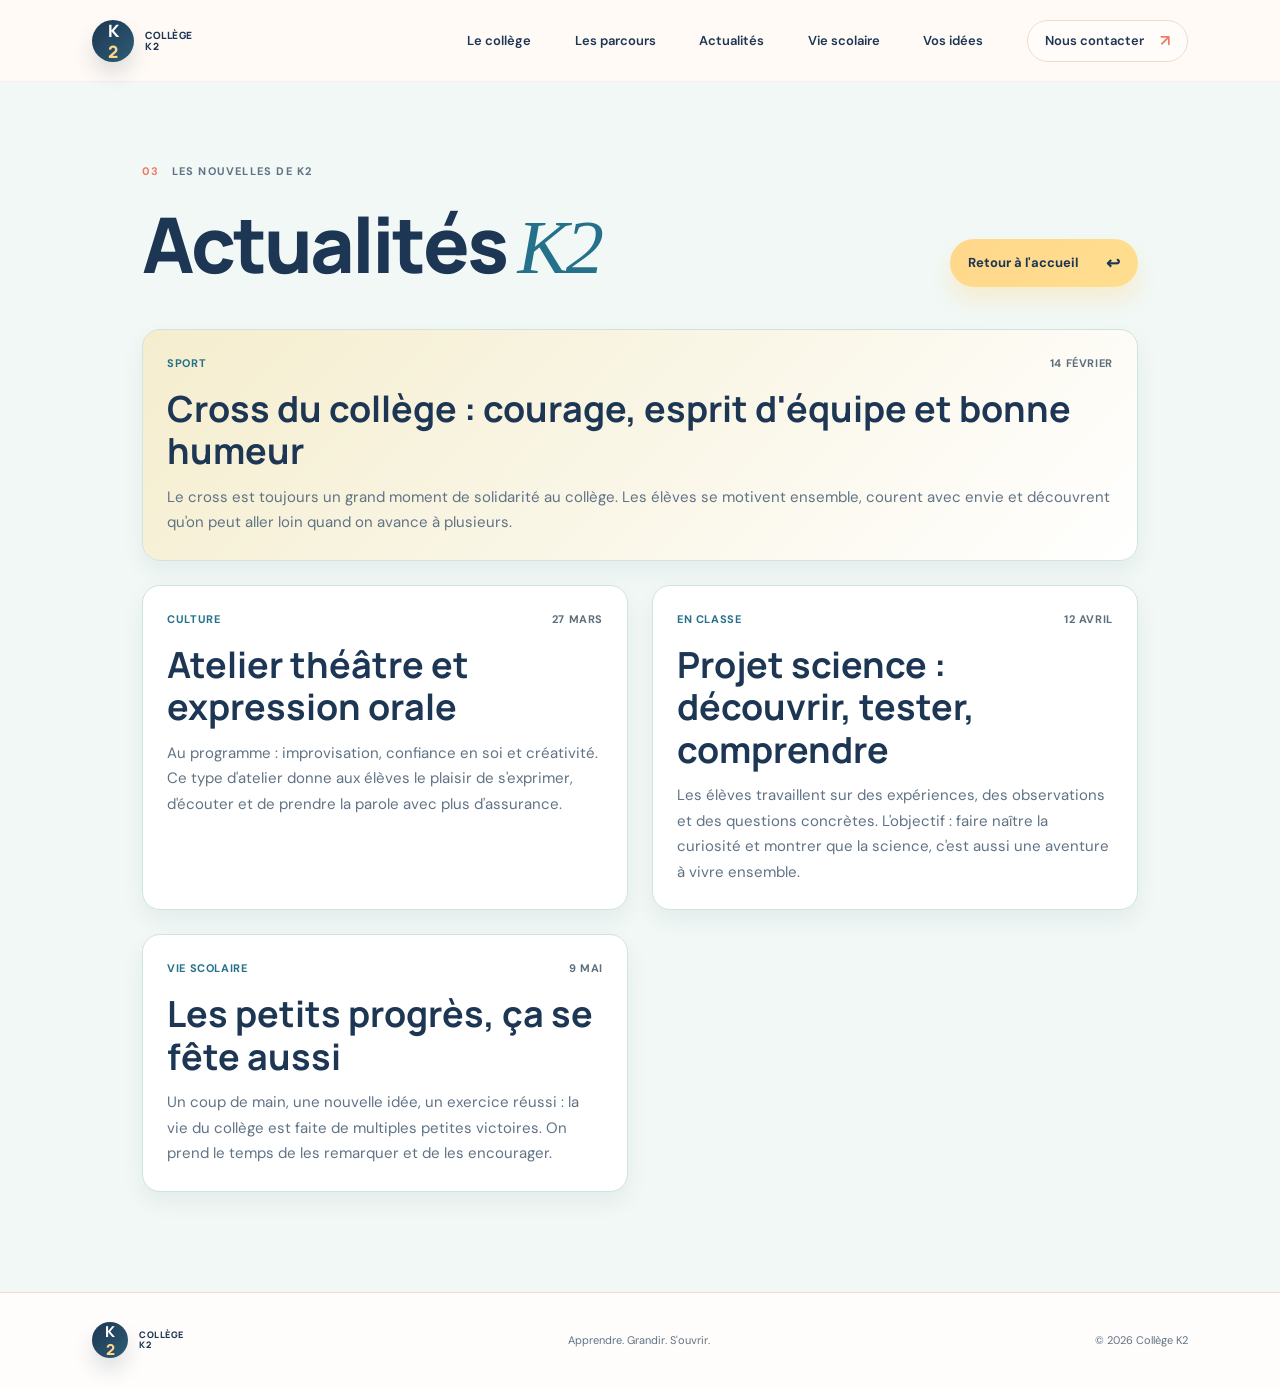
<file: actualites.html>
<!DOCTYPE html>
<html lang="fr">
<head>
  <meta charset="UTF-8">
  <meta name="viewport" content="width=device-width, initial-scale=1.0">
  <meta name="description" content="Actualités du Collège K2 : projets, événements et moments forts de la vie scolaire.">
  <title>Actualités — Collège K2</title>
  <link rel="preconnect" href="https://fonts.googleapis.com">
  <link rel="preconnect" href="https://fonts.gstatic.com" crossorigin>
  <link href="https://fonts.googleapis.com/css2?family=DM+Sans:wght@400;500;600;700&family=Manrope:wght@500;600;700;800&display=swap" rel="stylesheet">
  <link rel="stylesheet" href="style.css">
  <script src="script.js" defer></script>
</head>
<body>
  <a class="skip-link" href="#contenu">Aller au contenu</a>
  <header class="site-header">
    <a class="brand" href="index.html#accueil" aria-label="Collège K2, accueil">
      <span class="brand-mark">K<span>2</span></span>
      <span class="brand-name">COLLÈGE<br>K2</span>
    </a>
    <button class="menu-toggle" type="button" aria-expanded="false" aria-controls="site-navigation" aria-label="Ouvrir le menu">
      <span></span><span></span>
    </button>
    <nav class="site-nav" id="site-navigation" aria-label="Navigation principale">
      <a href="index.html#college">Le collège</a>
      <a href="index.html#parcours">Les parcours</a>
      <a href="actualites.html" aria-current="page">Actualités</a>
      <a href="index.html#vie-scolaire">Vie scolaire</a>
      <a href="vos-idees.html">Vos idées</a>
      <a class="nav-contact" href="index.html#contact">Nous contacter <span aria-hidden="true">↗</span></a>
    </nav>
  </header>

  <main id="contenu">
    <section class="news-page" aria-labelledby="actualites-title">
      <div class="section-wrap">
        <div class="section-kicker"><span>03</span><span>Les nouvelles de K2</span></div>
        <div class="news-page-header">
          <h1 id="actualites-title">Actualités <em>K2</em></h1>
          <a class="button button-light" href="index.html#accueil">Retour à l'accueil <span aria-hidden="true">↩</span></a>
        </div>

        <div class="news-archive">
          <article class="news-card featured">
            <div class="news-meta">
              <span class="news-category">Sport</span>
              <time class="news-date" datetime="2026-02-14">14 février</time>
            </div>
            <h2>Cross du collège : courage, esprit d'équipe et bonne humeur</h2>
            <p>Le cross est toujours un grand moment de solidarité au collège. Les élèves se motivent ensemble, courent avec envie et découvrent qu'on peut aller loin quand on avance à plusieurs.</p>
          </article>

          <article class="news-card">
            <div class="news-meta">
              <span class="news-category">Culture</span>
              <time class="news-date" datetime="2026-03-27">27 mars</time>
            </div>
            <h2>Atelier théâtre et expression orale</h2>
            <p>Au programme : improvisation, confiance en soi et créativité. Ce type d'atelier donne aux élèves le plaisir de s'exprimer, d'écouter et de prendre la parole avec plus d'assurance.</p>
          </article>

          <article class="news-card">
            <div class="news-meta">
              <span class="news-category">En classe</span>
              <time class="news-date" datetime="2026-04-12">12 avril</time>
            </div>
            <h2>Projet science : découvrir, tester, comprendre</h2>
            <p>Les élèves travaillent sur des expériences, des observations et des questions concrètes. L'objectif : faire naître la curiosité et montrer que la science, c'est aussi une aventure à vivre ensemble.</p>
          </article>

          <article class="news-card">
            <div class="news-meta">
              <span class="news-category">Vie scolaire</span>
              <time class="news-date" datetime="2026-05-09">9 mai</time>
            </div>
            <h2>Les petits progrès, ça se fête aussi</h2>
            <p>Un coup de main, une nouvelle idée, un exercice réussi : la vie du collège est faite de multiples petites victoires. On prend le temps de les remarquer et de les encourager.</p>
          </article>
        </div>
      </div>
    </section>
  </main>

  <footer class="site-footer">
    <a class="brand footer-brand" href="index.html#accueil" aria-label="Collège K2, retour en haut">
      <span class="brand-mark">K<span>2</span></span>
      <span class="brand-name">COLLÈGE<br>K2</span>
    </a>
    <span class="footer-tagline">Apprendre. Grandir. S'ouvrir.</span>
    <span class="copyright">© <span id="current-year"></span> Collège K2</span>
  </footer>
</body>
</html>
</file>
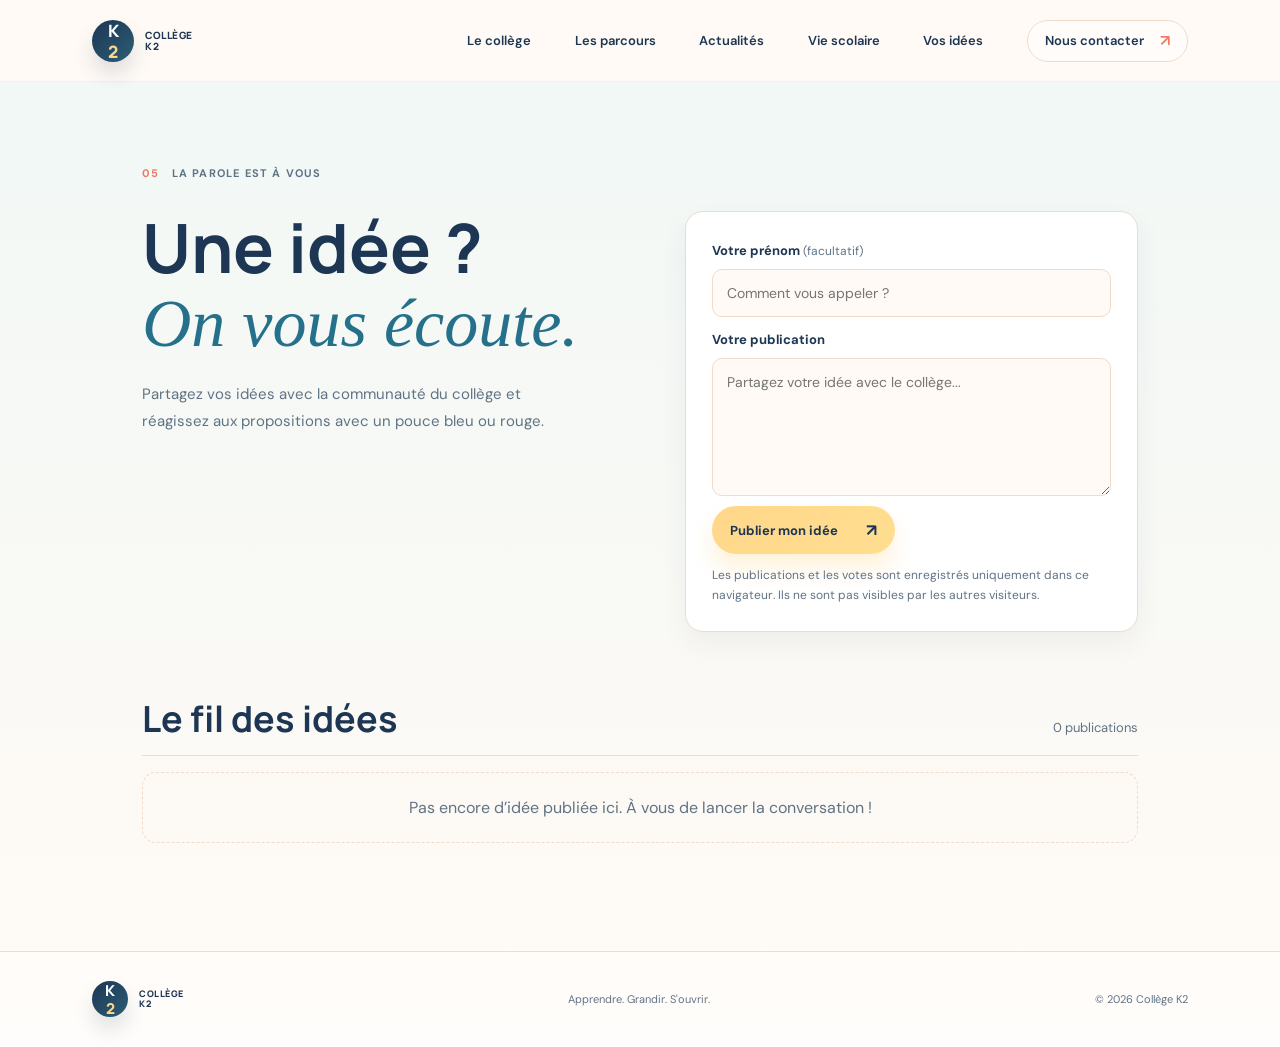
<file: vos-idees.html>
<!DOCTYPE html>
<html lang="fr">
<head>
  <meta charset="UTF-8">
  <meta name="viewport" content="width=device-width, initial-scale=1.0">
  <meta name="description" content="Partagez vos idées et suggestions avec le Collège K2.">
  <title>Vos idées — Collège K2</title>
  <link rel="preconnect" href="https://fonts.googleapis.com">
  <link rel="preconnect" href="https://fonts.gstatic.com" crossorigin>
  <link href="https://fonts.googleapis.com/css2?family=DM+Sans:wght@400;500;600;700&family=Manrope:wght@500;600;700;800&display=swap" rel="stylesheet">
  <link rel="stylesheet" href="style.css">
  <script src="script.js" defer></script>
</head>
<body>
  <a class="skip-link" href="#contenu">Aller au contenu</a>
  <header class="site-header">
    <a class="brand" href="index.html#accueil" aria-label="Collège K2, accueil">
      <span class="brand-mark">K<span>2</span></span>
      <span class="brand-name">COLLÈGE<br>K2</span>
    </a>
    <button class="menu-toggle" type="button" aria-expanded="false" aria-controls="site-navigation" aria-label="Ouvrir le menu">
      <span></span><span></span>
    </button>
    <nav class="site-nav" id="site-navigation" aria-label="Navigation principale">
      <a href="index.html#college">Le collège</a>
      <a href="index.html#parcours">Les parcours</a>
      <a href="actualites.html">Actualités</a>
      <a href="index.html#vie-scolaire">Vie scolaire</a>
      <a href="vos-idees.html" aria-current="page">Vos idées</a>
      <a class="nav-contact" href="index.html#contact">Nous contacter <span aria-hidden="true">↗</span></a>
    </nav>
  </header>

  <main id="contenu">
    <section class="ideas ideas-page" aria-labelledby="ideas-title">
      <div class="section-wrap">
        <div class="section-kicker"><span>05</span><span>La parole est à vous</span></div>
        <div class="ideas-main">
          <div class="ideas-copy">
            <h1 id="ideas-title">Une idée ?<br><em>On vous écoute.</em></h1>
            <p>Partagez vos idées avec la communauté du collège et réagissez aux propositions avec un pouce bleu ou rouge.</p>
          </div>
          <form class="ideas-form" id="ideas-form">
            <label for="idea-name">Votre prénom <span>(facultatif)</span></label>
            <input id="idea-name" name="name" type="text" autocomplete="given-name" maxlength="80" placeholder="Comment vous appeler ?">

            <label for="idea-message">Votre publication</label>
            <textarea id="idea-message" name="message" rows="5" maxlength="1000" required placeholder="Partagez votre idée avec le collège..."></textarea>

            <button class="button button-light ideas-submit" type="submit">Publier mon idée <span aria-hidden="true">↗</span></button>
            <p class="ideas-note" id="ideas-status" role="status" aria-live="polite">Les publications et les votes sont enregistrés uniquement dans ce navigateur. Ils ne sont pas visibles par les autres visiteurs.</p>
          </form>
        </div>
        <section class="ideas-feed" aria-labelledby="ideas-feed-title">
          <div class="ideas-feed-heading">
            <h2 id="ideas-feed-title">Le fil des idées</h2>
            <span id="ideas-count">0 publication</span>
          </div>
          <p class="ideas-empty" id="ideas-empty">Pas encore d’idée publiée ici. À vous de lancer la conversation !</p>
          <div class="ideas-posts" id="ideas-posts" aria-live="polite"></div>
        </section>
      </div>
    </section>
  </main>

  <footer class="site-footer">
    <a class="brand footer-brand" href="index.html#accueil" aria-label="Collège K2, retour à l’accueil">
      <span class="brand-mark">K<span>2</span></span>
      <span class="brand-name">COLLÈGE<br>K2</span>
    </a>
    <span class="footer-tagline">Apprendre. Grandir. S'ouvrir.</span>
    <span class="copyright">© <span id="current-year"></span> Collège K2</span>
  </footer>
</body>
</html>
</file>
<file: style.css>
:root {
    color-scheme: light;
    --paper: #fffaf5;
    --white: #ffffff;
    --ink: #1d3654;
    --muted: #607385;
    --line: #f0dbca;
    --sun: #ffd78a;
    --peach: #ffcfb0;
    --mint: #dff5ed;
    --sky: #eaf6ff;
    --ocean: #25708a;
    --coral: #ee7a66;
    --serif: Georgia, 'Times New Roman', serif;
    --sans: 'DM Sans', sans-serif;
    --display: 'Manrope', sans-serif;
}

* { box-sizing: border-box; }

html { scroll-behavior: smooth; }

body {
    margin: 0;
    background: linear-gradient(180deg, #fffaf5 0%, #fffdfb 100%);
    color: var(--ink);
    font-family: var(--sans);
    -webkit-font-smoothing: antialiased;
}

a { color: inherit; text-decoration: none; }
button { font: inherit; }
::selection { background: var(--lime); color: var(--ink); }

.skip-link {
    position: absolute;
    z-index: 10;
    top: 10px;
    left: 10px;
    padding: 12px 16px;
    transform: translateY(-150%);
    background: var(--white);
}
.skip-link:focus { transform: translateY(0); }

.site-header {
    position: relative;
    z-index: 5;
    display: flex;
    height: 82px;
    align-items: center;
    justify-content: space-between;
    padding: 0 7.2%;
    background: rgba(255, 250, 245, .86);
    backdrop-filter: blur(10px);
    border-bottom: 1px solid rgba(29, 54, 84, .06);
}

.brand { display: inline-flex; align-items: center; gap: 11px; }
.brand-mark {
    display: grid;
    width: 42px;
    height: 42px;
    place-items: center;
    border-radius: 50%;
    background: linear-gradient(135deg, var(--ink), #2d5d74);
    color: var(--white);
    font: 800 17px/1 var(--display);
    box-shadow: 0 12px 20px rgba(29, 54, 84, .14);
}
.brand-mark span { color: var(--sun); }
.brand-name { font: 800 10px/1.1 var(--display); letter-spacing: 0.5px; }

.site-nav { display: flex; height: 100%; align-items: center; gap: clamp(22px, 3.4vw, 54px); }
.site-nav a { font-size: 13px; font-weight: 600; transition: color 180ms ease; }
.site-nav a:hover, .site-nav a:focus-visible { color: var(--ocean); }
.site-nav .nav-contact { display: inline-flex; min-height: 42px; align-items: center; gap: 16px; padding: 0 17px; border: 1px solid var(--line); border-radius: 999px; background: rgba(255, 255, 255, .4); }
.nav-contact span { color: var(--coral); font-size: 16px; }
.menu-toggle { display: none; }

.hero {
    position: relative;
    display: flex;
    min-height: min(690px, 78vw);
    align-items: center;
    overflow: hidden;
    background: linear-gradient(135deg, #1d5972 0%, #305d6e 40%, #efbca4 100%);
    color: var(--white);
}
.hero-image, .hero-shade { position: absolute; inset: 0; width: 100%; height: 100%; }
.hero-image { object-fit: cover; object-position: center 42%; animation: hero-enter 900ms ease-out both; opacity: 0.75; }
.hero-shade { background: linear-gradient(90deg, rgba(20, 41, 57, .82) 0%, rgba(20, 41, 57, .58) 42%, rgba(20, 41, 57, .12) 100%), linear-gradient(0deg, rgba(17, 43, 60, .18), transparent 38%); }
.hero-content { position: relative; z-index: 1; width: min(1180px, 100%); margin: 0 auto; padding: 60px 7.2% 86px; animation: content-enter 650ms 100ms ease-out both; }
.eyebrow, .section-kicker { display: flex; align-items: center; gap: 12px; font-size: 11px; font-weight: 700; letter-spacing: 1.2px; text-transform: uppercase; }
.hero-eyebrow { color: rgba(255, 255, 255, .85); }
.hero-eyebrow span { width: 7px; height: 7px; border-radius: 50%; background: var(--sun); box-shadow: 0 0 0 6px rgba(255, 215, 138, .25); }
.hero h1 { margin: 28px 0 18px; font: 800 clamp(68px, 9vw, 124px)/.91 var(--display); letter-spacing: 0; }
.hero h1 em, h2 em { color: var(--sun); font-family: var(--serif); font-weight: 400; }
.hero-copy { max-width: 440px; margin: 0 0 30px; color: rgba(255, 255, 255, .88); font-size: 16px; line-height: 1.7; }
.button { display: inline-flex; min-height: 48px; align-items: center; justify-content: center; gap: 28px; padding: 0 18px; font-size: 13px; font-weight: 700; border-radius: 999px; }
.button-light { background: linear-gradient(135deg, var(--sun), #ffde90); color: var(--ink); transition: background 180ms ease, transform 180ms ease, box-shadow 180ms ease; box-shadow: 0 14px 22px rgba(255, 215, 138, .32); }
.button-light:hover { transform: translateY(-2px); box-shadow: 0 18px 24px rgba(255, 205, 115, .34); }
.button span { font-size: 17px; }
.hero-note { position: absolute; z-index: 1; right: 7.2%; bottom: 31px; display: flex; gap: 22px; color: rgba(255, 255, 255, .76); font-size: 11px; }
.hero-note span:first-child { color: var(--sun); }
.scroll-cue { position: absolute; z-index: 1; bottom: 0; left: 50%; display: grid; width: 34px; height: 48px; place-items: start center; padding-top: 10px; border: 1px solid rgba(255, 255, 255, .45); border-bottom: 0; border-radius: 18px 18px 0 0; transform: translateX(-50%); }
.scroll-cue span { width: 3px; height: 9px; border-radius: 3px; background: var(--sun); animation: scroll-cue 1.5s ease-in-out infinite; }

.section-wrap { width: min(1180px, 100%); margin: 0 auto; padding-right: 7.2%; padding-left: 7.2%; }
.intro { padding-top: 104px; padding-bottom: 116px; }
.section-kicker { color: var(--muted); }
.section-kicker span:first-child { color: var(--coral); }
.intro-copy { display: grid; grid-template-columns: 1.2fr .8fr; align-items: end; gap: 9%; margin-top: 34px; }
h2 { margin: 0; font: 700 clamp(37px, 5.2vw, 66px)/1.08 var(--display); letter-spacing: 0; }
.intro h2 em, .principles h2 em, .life-copy h2 em, .contact h2 em, .news h2 em { color: var(--ocean); font-family: var(--serif); font-weight: 400; }
.intro-aside { max-width: 390px; padding-bottom: 5px; }
.intro-aside p, .principles-heading > p, .life-copy > p, .contact-detail p { color: var(--muted); font-size: 15px; line-height: 1.8; }
.intro-aside p { margin: 0 0 22px; }
.text-link { display: inline-flex; align-items: center; gap: 20px; padding-bottom: 7px; border-bottom: 1px solid var(--ink); font-size: 13px; font-weight: 700; }
.text-link span { color: var(--coral); font-size: 16px; transition: transform 180ms ease; }
.text-link:hover span { transform: translate(3px, -3px); }

.principles { padding: 82px 0 96px; background: linear-gradient(180deg, var(--mint) 0%, #eefaf5 100%); }
.principles-heading { display: flex; align-items: end; justify-content: space-between; gap: 32px; margin: 31px 0 55px; }
.principles-heading > p { max-width: 315px; margin: 0 0 4px; }
.principle-list { border-top: 1px solid rgba(29, 54, 84, .12); }
.principle { display: grid; grid-template-columns: 72px 1fr 36px; align-items: start; gap: 20px; padding: 25px 0 26px; border-bottom: 1px solid rgba(29, 54, 84, .12); }
.principle-number { padding-top: 7px; color: #64867f; font: 600 12px var(--display); }
.principle h3 { margin: 0 0 8px; font: 700 20px var(--display); }
.principle p { max-width: 600px; margin: 0; color: var(--muted); font-size: 14px; line-height: 1.65; }
.principle-symbol { display: grid; width: 34px; height: 34px; place-items: center; border: 1px solid rgba(29, 54, 84, .12); border-radius: 50%; color: var(--coral); background: rgba(255, 255, 255, .38); }

.news { padding: 82px 0 90px; background: linear-gradient(180deg, #183f5f 0%, #1d4d6e 100%); color: var(--white); }
.news .section-kicker { color: rgba(255, 255, 255, .72); }
.news .section-kicker span:first-child { color: var(--lime); }
.news h2 em { color: var(--lime); }
.news-heading { display: flex; align-items: center; justify-content: space-between; gap: 28px; margin: 30px 0 38px; }
.news-heading h2 { font-size: clamp(38px, 5vw, 62px); }
.news-heading > div > p { max-width: 470px; margin: 14px 0 0; color: rgba(255, 255, 255, .76); font-size: 15px; line-height: 1.7; }
.news-stamp { display: grid; width: 76px; height: 76px; flex: 0 0 auto; place-content: center; border-radius: 50%; background: var(--coral); color: var(--white); font: 800 13px/1.15 var(--display); text-align: center; transform: rotate(8deg); }
.news-list { display: grid; gap: 10px; }
.news-item { padding: 0 22px; border-radius: 14px; background: rgba(255, 255, 255, .98); color: var(--ink); box-shadow: 0 10px 25px rgba(15, 42, 58, .12); }
.news-item summary { display: grid; min-height: 84px; grid-template-columns: 120px 110px 1fr 36px; align-items: center; gap: 20px; cursor: pointer; list-style: none; }
.news-item summary::-webkit-details-marker { display: none; }
.news-category, .news-date { color: var(--ocean); font-size: 11px; font-weight: 700; letter-spacing: .6px; text-transform: uppercase; }
.news-date { color: #5d6f7b; }
.news-title { font: 700 18px/1.35 var(--display); }
.news-open { display: grid; width: 32px; height: 32px; place-items: center; border: 1px solid var(--line); border-radius: 50%; color: var(--ocean); font-size: 21px; transition: transform 180ms ease; }
.news-item[open] .news-open { transform: rotate(45deg); }
.news-item > p { max-width: 700px; margin: -3px 55px 22px 250px; color: var(--muted); font-size: 14px; line-height: 1.75; }
.news-note { margin: 20px 0 0; color: rgba(255, 255, 255, .68); font-size: 12px; }

.news-page {
    padding: 82px 0 100px;
    background: #f1f8f6;
}
.news-page-header {
    display: flex;
    align-items: end;
    justify-content: space-between;
    gap: 20px;
    margin: 28px 0 42px;
}
.news-page-header h1 {
    margin: 0;
    font: 800 clamp(42px, 6vw, 82px)/1 var(--display);
    letter-spacing: -0.04em;
}
.news-page-header h1 em {
    color: var(--ocean);
    font-family: var(--serif);
    font-weight: 400;
}
.news-archive {
    display: grid;
    grid-template-columns: repeat(2, minmax(0, 1fr));
    gap: 24px;
}
.news-card {
    padding: 26px 24px 24px;
    border: 1px solid #cfe4df;
    border-radius: 18px;
    background: var(--white);
    box-shadow: 0 10px 24px rgba(22, 56, 75, .06);
}
.news-card.featured {
    grid-column: 1 / -1;
    background: linear-gradient(135deg, rgba(255, 209, 102, .28), #ffffff);
}
.news-meta {
    display: flex;
    align-items: center;
    justify-content: space-between;
    gap: 12px;
    margin-bottom: 18px;
}
.news-card h2 {
    margin: 0 0 12px;
    font: 700 clamp(24px, 3vw, 36px)/1.18 var(--display);
}
.news-card p {
    margin: 0;
    color: var(--muted);
    font-size: 15px;
    line-height: 1.7;
}

.school-life { display: grid; grid-template-columns: 1fr 1fr; min-height: 570px; }
.life-photo { position: relative; min-height: 480px; overflow: hidden; background: #c8e9e2; }
.life-photo img { position: absolute; inset: 0; width: 100%; height: 100%; object-fit: cover; }
.photo-caption { position: absolute; right: 22px; bottom: 22px; padding: 10px 13px; background: rgba(255, 250, 245, .94); color: var(--ink); font-size: 11px; border-radius: 999px; box-shadow: 0 8px 18px rgba(29, 54, 84, .08); }
.life-copy { display: flex; flex-direction: column; align-items: flex-start; justify-content: center; padding: 75px clamp(38px, 8vw, 120px); background: linear-gradient(180deg, #fffaf5 0%, #edf8ff 100%); }
.life-copy h2 { margin: 36px 0 22px; font-size: clamp(34px, 4.2vw, 54px); }
.life-copy > p { max-width: 380px; margin: 0 0 24px; }

.ideas { padding-top: 84px; padding-bottom: 90px; }
.ideas-main { display: grid; grid-template-columns: 1fr 1fr; gap: 9%; margin-top: 31px; }
.ideas-copy h1, .ideas-copy h2 { margin: 0; font: 700 clamp(42px, 5.5vw, 68px)/1.08 var(--display); }
.ideas-copy h1 em, .ideas-copy h2 em { color: var(--ocean); font-family: var(--serif); font-weight: 400; }
.ideas-copy > p { max-width: 410px; margin: 20px 0 0; color: var(--muted); font-size: 15px; line-height: 1.8; }
.ideas-preview { border-top: 1px solid var(--line); }
.ideas-link { align-self: center; justify-self: start; }
.ideas-page { min-height: calc(100vh - 178px); background: linear-gradient(180deg, #f1f8f6 0%, #fffaf5 100%); }
.ideas-form { display: grid; gap: 10px; padding: 26px; border: 1px solid var(--line); border-radius: 18px; background: var(--white); box-shadow: 0 12px 30px rgba(29, 54, 84, .06); }
.ideas-form label { margin-top: 4px; font-size: 13px; font-weight: 700; }
.ideas-form label span { color: var(--muted); font-size: 12px; font-weight: 400; }
.ideas-form input, .ideas-form textarea { width: 100%; padding: 12px 14px; border: 1px solid var(--line); border-radius: 10px; background: var(--paper); color: var(--ink); font: 14px/1.6 var(--sans); }
.ideas-form textarea { min-height: 135px; resize: vertical; }
.ideas-form input:focus-visible, .ideas-form textarea:focus-visible { outline: 2px solid var(--ocean); outline-offset: 2px; }
.ideas-submit { justify-self: start; border: 0; cursor: pointer; }
.ideas-note { margin: 2px 0 0; color: var(--muted); font-size: 12px; line-height: 1.6; }
.ideas-feed { margin-top: 68px; }
.ideas-feed-heading { display: flex; align-items: baseline; justify-content: space-between; gap: 16px; padding-bottom: 16px; border-bottom: 1px solid var(--line); }
.ideas-feed-heading h2 { font-size: clamp(26px, 3vw, 36px); }
.ideas-feed-heading > span { color: var(--muted); font-size: 13px; }
.ideas-empty { padding: 24px; border: 1px dashed var(--line); border-radius: 14px; color: var(--muted); text-align: center; }
.ideas-posts { display: grid; gap: 16px; margin-top: 18px; }
.idea-post { padding: 22px 24px; border: 1px solid var(--line); border-radius: 16px; background: var(--white); box-shadow: 0 10px 24px rgba(29, 54, 84, .05); }
.idea-post-header { display: flex; align-items: baseline; justify-content: space-between; gap: 14px; }
.idea-post-header h3 { margin: 0; font: 700 16px var(--display); }
.idea-post-header time { color: var(--muted); font-size: 12px; }
.idea-post-message { margin: 16px 0; color: var(--ink); font-size: 15px; line-height: 1.75; white-space: pre-wrap; overflow-wrap: anywhere; }
.idea-reactions { display: flex; flex-wrap: wrap; gap: 10px; }
.idea-reaction { min-height: 38px; padding: 0 13px; border: 1px solid var(--line); border-radius: 999px; background: var(--paper); color: var(--ink); font: 600 12px var(--sans); cursor: pointer; transition: transform 180ms ease, background 180ms ease; }
.idea-reaction:hover { transform: translateY(-1px); }
.idea-reaction-like[aria-pressed="true"] { border-color: #b9d7f4; background: #eaf4ff; color: #1769aa; }
.idea-reaction-dislike[aria-pressed="true"] { border-color: #f0c6c2; background: #fff0ee; color: #b4433e; }
.idea-reaction:focus-visible { outline: 2px solid var(--ocean); outline-offset: 2px; }

.contact { padding-top: 79px; padding-bottom: 93px; }
.contact-topline { display: flex; justify-content: space-between; padding-bottom: 14px; border-bottom: 1px solid var(--line); color: var(--muted); font-size: 11px; font-weight: 700; letter-spacing: .8px; text-transform: uppercase; }
.contact-main { display: grid; grid-template-columns: 1fr .7fr; align-items: end; gap: 8%; padding-top: 34px; }
.contact h2 { font-size: clamp(50px, 7vw, 88px); }
.contact-detail { padding-bottom: 8px; }
.contact-detail p { margin: 0; }
.contact-detail .contact-note { margin-top: 20px; color: #829087; font-size: 12px; }

.site-footer { display: flex; min-height: 96px; align-items: center; justify-content: space-between; gap: 20px; padding: 20px 7.2%; border-top: 1px solid var(--line); }
.footer-brand .brand-mark { width: 36px; height: 36px; font-size: 15px; }
.footer-brand .brand-name { font-size: 9px; }
.footer-tagline, .copyright { color: var(--muted); font-size: 11px; }

@keyframes hero-enter { from { transform: scale(1.035); } to { transform: scale(1); } }
@keyframes content-enter { from { opacity: 0; transform: translateY(14px); } to { opacity: 1; transform: translateY(0); } }
@keyframes scroll-cue { 0%, 100% { transform: translateY(0); opacity: 1; } 60% { transform: translateY(8px); opacity: .45; } }

@media (min-width: 1500px) {
    .hero-content { padding-right: 0; padding-left: 0; }
}

@media (max-width: 860px) {
    .site-header { height: 70px; padding: 0 6%; }
    .brand-mark { width: 38px; height: 38px; }
    .menu-toggle { display: flex; width: 44px; height: 44px; flex-direction: column; align-items: center; justify-content: center; gap: 6px; border: 1px solid var(--line); background: transparent; color: var(--ink); cursor: pointer; }
    .menu-toggle span { width: 16px; height: 1px; background: currentColor; transition: transform 180ms ease; }
    .menu-toggle[aria-expanded="true"] span:first-child { transform: translateY(3.5px) rotate(45deg); }
    .menu-toggle[aria-expanded="true"] span:last-child { transform: translateY(-3.5px) rotate(-45deg); }
    .site-nav { position: absolute; top: 70px; right: 0; left: 0; display: none; height: auto; align-items: stretch; gap: 0; padding: 8px 6% 20px; border-top: 1px solid var(--line); background: var(--paper); }
    .site-nav.is-open { display: flex; flex-direction: column; }
    .site-nav > a { padding: 15px 0; border-bottom: 1px solid var(--line); }
    .site-nav .nav-contact { min-height: 44px; justify-content: space-between; margin-top: 12px; padding: 0 14px; border: 1px solid var(--line); }
    .hero { min-height: 590px; min-height: min(680px, 82svh); }
    .hero-image { object-position: 57% center; }
    .hero-shade { background: linear-gradient(90deg, rgba(17, 43, 60, .76), rgba(17, 43, 60, .21)), linear-gradient(0deg, rgba(17, 43, 60, .3), transparent 42%); }
    .hero-content { padding: 45px 7% 72px; }
    .hero h1 { margin-top: 24px; font-size: clamp(68px, 17vw, 100px); }
    .hero-copy { max-width: 340px; font-size: 15px; }
    .hero-note { right: 7%; bottom: 20px; gap: 12px; font-size: 10px; }
    .section-wrap { padding-right: 7%; padding-left: 7%; }
    .intro { padding-top: 72px; padding-bottom: 77px; }
    .intro-copy { grid-template-columns: 1fr; gap: 22px; margin-top: 28px; }
    h2 { font-size: clamp(38px, 10vw, 55px); }
    .intro-aside { max-width: 470px; }
    .principles { padding: 65px 0 73px; }
    .principles-heading { display: block; margin: 27px 0 34px; }
    .principles-heading > p { max-width: 430px; margin-top: 18px; }
    .principle { grid-template-columns: 38px 1fr 30px; gap: 12px; padding: 21px 0; }
    .principle h3 { font-size: 17px; }
    .principle p { font-size: 13px; }
    .principle-symbol { width: 29px; height: 29px; }
    .news { padding: 65px 0 72px; }
    .news-heading { align-items: flex-start; margin: 26px 0 28px; }
    .news-stamp { width: 58px; height: 58px; font-size: 11px; }
    .news-item { padding: 0 15px; }
    .news-item summary { min-height: 88px; grid-template-columns: 1fr 32px; gap: 7px 12px; padding: 14px 0; }
    .news-category, .news-date, .news-title { grid-column: 1 / 2; }
    .news-open { grid-column: 2 / 3; grid-row: 1 / span 3; justify-self: end; }
    .news-title { font-size: 16px; }
    .news-item > p { margin: 0 0 18px; font-size: 13px; }
    .news-page { padding-top: 58px; }
    .news-page-header { display: block; }
    .news-page-header .button { margin-top: 18px; }
    .news-archive { grid-template-columns: 1fr; }
    .school-life { grid-template-columns: 1fr; }
    .life-photo { min-height: 370px; }
    .life-copy { padding: 61px 7% 70px; }
    .life-copy h2 { margin: 28px 0 18px; font-size: clamp(36px, 9vw, 52px); }
    .ideas { padding-top: 65px; padding-bottom: 72px; }
    .ideas-main { grid-template-columns: 1fr; gap: 25px; margin-top: 26px; }
    .ideas-copy h1, .ideas-copy h2 { font-size: clamp(40px, 10vw, 56px); }
    .ideas-link { justify-self: start; }
    .ideas-form { padding: 20px; }
    .ideas-feed { margin-top: 48px; }
    .idea-post { padding: 18px; }
    .contact { padding-top: 63px; padding-bottom: 70px; }
    .contact-main { grid-template-columns: 1fr; gap: 22px; padding-top: 28px; }
    .contact h2 { font-size: clamp(54px, 13vw, 78px); }
    .contact-detail { max-width: 430px; }
    .site-footer { flex-wrap: wrap; padding: 19px 6%; }
    .footer-tagline { display: none; }
}

@media (max-width: 380px) {
    .hero-content { padding-right: 5%; padding-left: 5%; }
    .hero h1 { font-size: clamp(58px, 16vw, 76px); }
    .hero-copy { font-size: 14px; }
    .section-wrap { padding-right: 5%; padding-left: 5%; }
    h2 { font-size: clamp(34px, 9.5vw, 42px); }
    .news-heading h2 { font-size: clamp(34px, 9.5vw, 42px); }
    .news-stamp { width: 50px; height: 50px; font-size: 10px; }
    .life-copy { padding-right: 5%; padding-left: 5%; }
    .life-copy h2 { font-size: clamp(32px, 8.5vw, 40px); }
    .ideas-form { padding: 16px; }
    .contact h2 { font-size: clamp(46px, 12vw, 58px); }
}

@media (prefers-reduced-motion: reduce) {
    *, *::before, *::after { scroll-behavior: auto !important; animation-duration: .01ms !important; animation-iteration-count: 1 !important; transition-duration: .01ms !important; }
}
</file>
